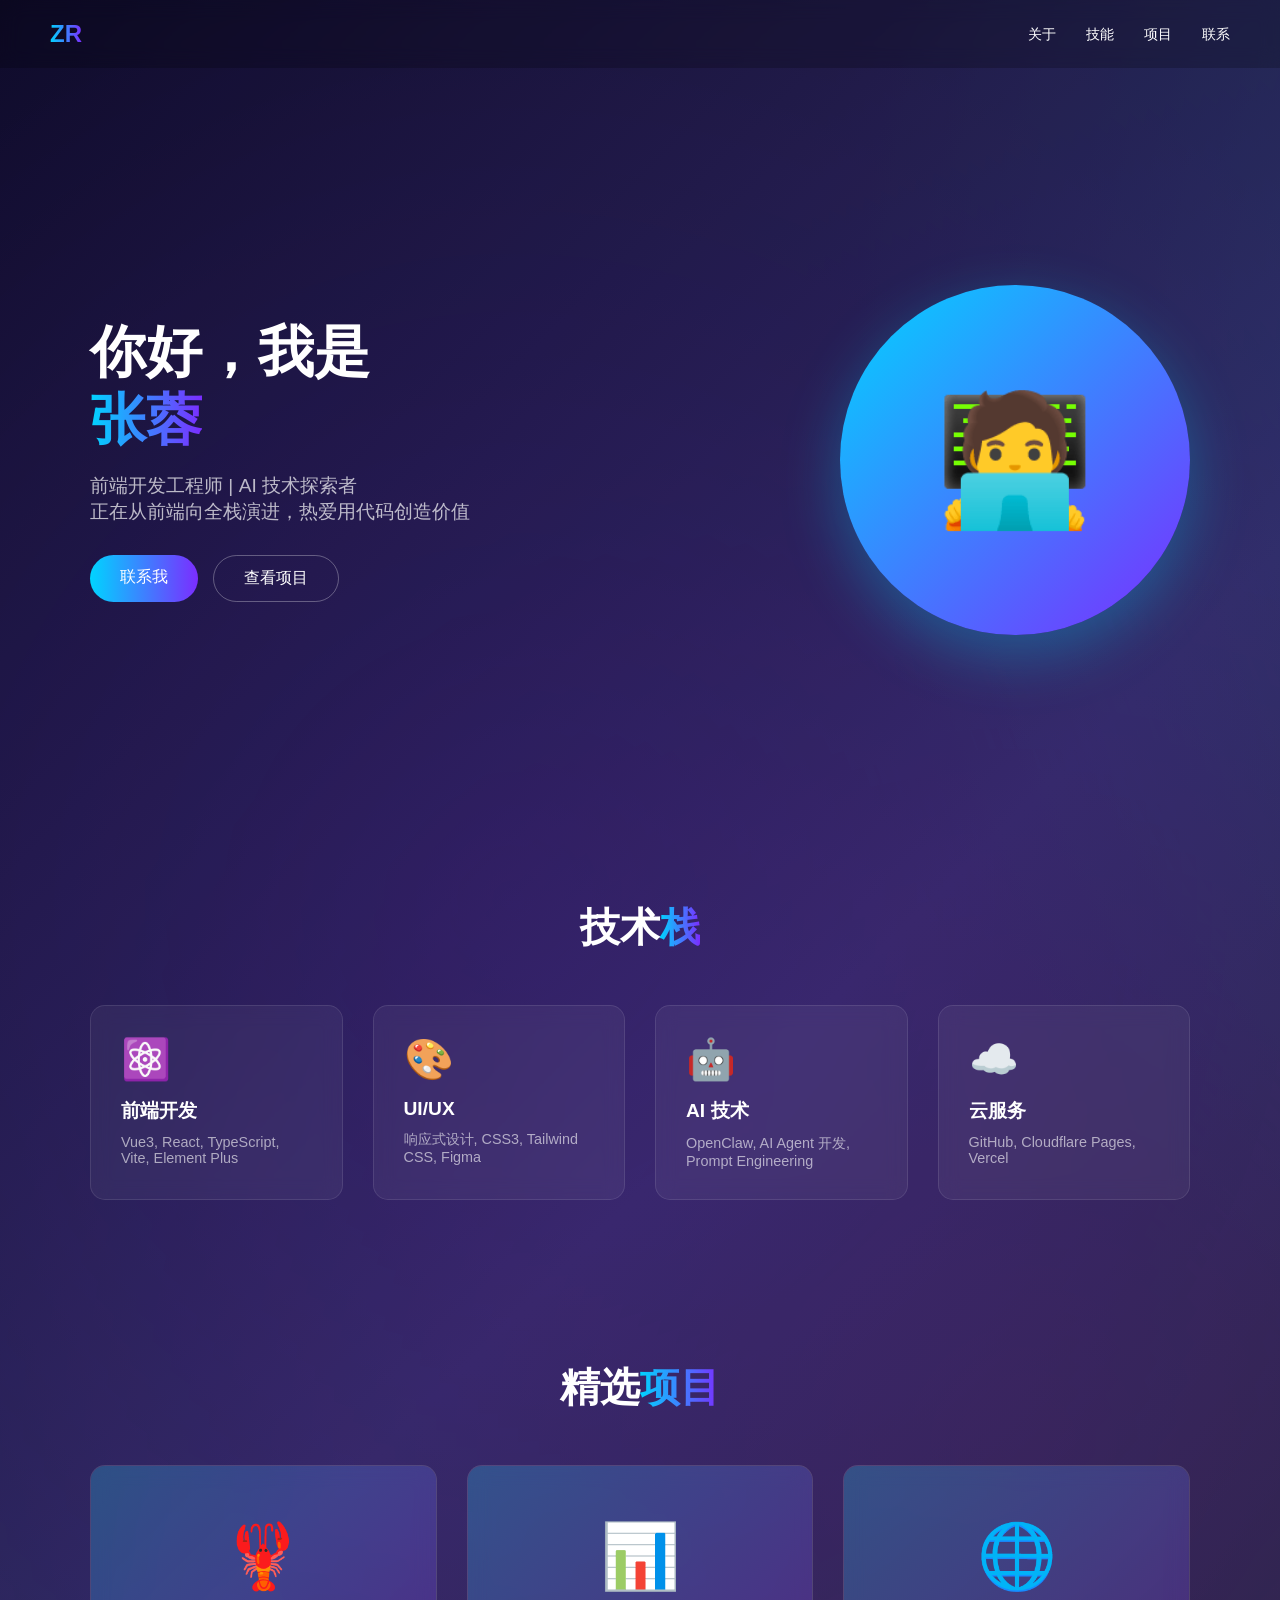
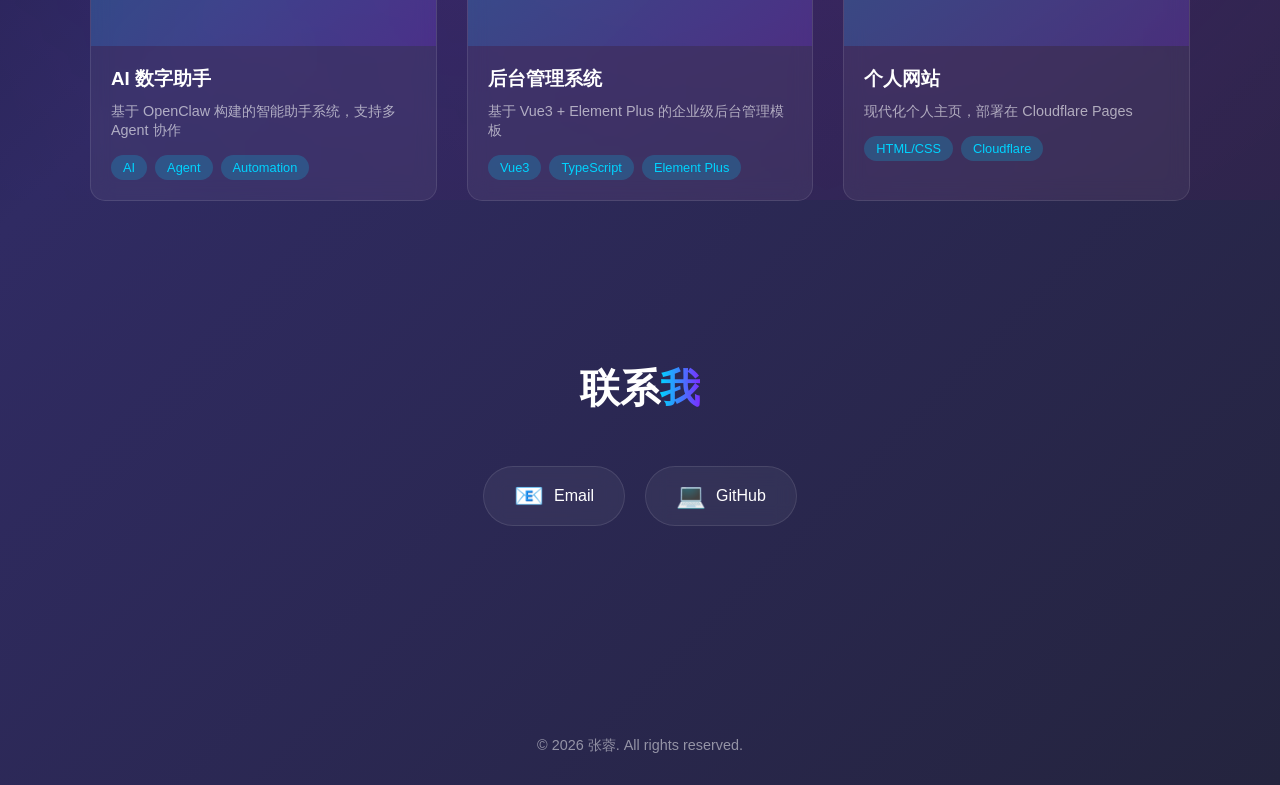
<file: index.html>
<!DOCTYPE html>
<html lang="zh-CN">
<head>
    <meta charset="UTF-8">
    <meta name="viewport" content="width=device-width, initial-scale=1.0">
    <title>张蓉 | 个人主页</title>
    <style>
        * { margin: 0; padding: 0; box-sizing: border-box; }
        
        body {
            font-family: -apple-system, BlinkMacSystemFont, 'Segoe UI', Roboto, sans-serif;
            background: linear-gradient(135deg, #0f0c29 0%, #302b63 50%, #24243e 100%);
            color: #fff;
            min-height: 100vh;
            overflow-x: hidden;
        }

        /* 科技感背景动画 */
        .bg-animation {
            position: fixed;
            top: 0;
            left: 0;
            width: 100%;
            height: 100%;
            z-index: -1;
            opacity: 0.3;
        }

        .bg-animation::before {
            content: '';
            position: absolute;
            width: 200%;
            height: 200%;
            background: 
                radial-gradient(circle at 20% 50%, rgba(120, 0, 255, 0.3) 0%, transparent 50%),
                radial-gradient(circle at 80% 20%, rgba(0, 200, 255, 0.3) 0%, transparent 50%),
                radial-gradient(circle at 40% 80%, rgba(255, 0, 150, 0.2) 0%, transparent 50%);
            animation: float 20s ease-in-out infinite;
        }

        @keyframes float {
            0%, 100% { transform: translate(0, 0); }
            50% { transform: translate(-20px, -20px); }
        }

        /* 导航 */
        nav {
            position: fixed;
            top: 0;
            width: 100%;
            padding: 20px 50px;
            display: flex;
            justify-content: space-between;
            align-items: center;
            backdrop-filter: blur(10px);
            background: rgba(0, 0, 0, 0.2);
            z-index: 100;
        }

        .logo {
            font-size: 1.5rem;
            font-weight: 700;
            background: linear-gradient(90deg, #00d4ff, #7b2dff);
            -webkit-background-clip: text;
            -webkit-text-fill-color: transparent;
        }

        .nav-links {
            display: flex;
            gap: 30px;
        }

        .nav-links a {
            color: #fff;
            text-decoration: none;
            font-size: 0.9rem;
            transition: all 0.3s;
        }

        .nav-links a:hover {
            color: #00d4ff;
        }

        /* 主要内容 */
        .container {
            max-width: 1200px;
            margin: 0 auto;
            padding: 100px 50px;
        }

        /* Hero 区域 */
        .hero {
            display: flex;
            align-items: center;
            justify-content: space-between;
            min-height: 80vh;
            gap: 50px;
        }

        .hero-content h1 {
            font-size: 3.5rem;
            margin-bottom: 20px;
            line-height: 1.2;
        }

        .hero-content h1 span {
            background: linear-gradient(90deg, #00d4ff, #7b2dff);
            -webkit-background-clip: text;
            -webkit-text-fill-color: transparent;
        }

        .hero-content p {
            font-size: 1.2rem;
            color: rgba(255, 255, 255, 0.7);
            margin-bottom: 30px;
            max-width: 500px;
        }

        .hero-buttons {
            display: flex;
            gap: 15px;
        }

        .btn {
            padding: 12px 30px;
            border-radius: 30px;
            font-size: 1rem;
            cursor: pointer;
            transition: all 0.3s;
            text-decoration: none;
        }

        .btn-primary {
            background: linear-gradient(90deg, #00d4ff, #7b2dff);
            color: #fff;
            border: none;
        }

        .btn-primary:hover {
            transform: translateY(-3px);
            box-shadow: 0 10px 30px rgba(0, 212, 255, 0.3);
        }

        .btn-secondary {
            background: transparent;
            color: #fff;
            border: 1px solid rgba(255, 255, 255, 0.3);
        }

        .btn-secondary:hover {
            border-color: #00d4ff;
            color: #00d4ff;
        }

        .hero-avatar {
            width: 350px;
            height: 350px;
            border-radius: 50%;
            background: linear-gradient(135deg, #00d4ff, #7b2dff);
            display: flex;
            align-items: center;
            justify-content: center;
            font-size: 8rem;
            box-shadow: 0 20px 60px rgba(0, 212, 255, 0.3);
            animation: pulse 3s ease-in-out infinite;
        }

        @keyframes pulse {
            0%, 100% { transform: scale(1); }
            50% { transform: scale(1.05); }
        }

        /* 技能区域 */
        .section {
            padding: 80px 0;
        }

        .section-title {
            font-size: 2.5rem;
            text-align: center;
            margin-bottom: 50px;
        }

        .section-title span {
            background: linear-gradient(90deg, #00d4ff, #7b2dff);
            -webkit-background-clip: text;
            -webkit-text-fill-color: transparent;
        }

        .skills-grid {
            display: grid;
            grid-template-columns: repeat(auto-fit, minmax(250px, 1fr));
            gap: 30px;
        }

        .skill-card {
            background: rgba(255, 255, 255, 0.05);
            backdrop-filter: blur(10px);
            border: 1px solid rgba(255, 255, 255, 0.1);
            border-radius: 15px;
            padding: 30px;
            transition: all 0.3s;
        }

        .skill-card:hover {
            transform: translateY(-10px);
            border-color: rgba(0, 212, 255, 0.5);
            box-shadow: 0 20px 40px rgba(0, 0, 0, 0.3);
        }

        .skill-icon {
            font-size: 2.5rem;
            margin-bottom: 15px;
        }

        .skill-card h3 {
            font-size: 1.2rem;
            margin-bottom: 10px;
        }

        .skill-card p {
            color: rgba(255, 255, 255, 0.6);
            font-size: 0.9rem;
        }

        /* 项目区域 */
        .projects-grid {
            display: grid;
            grid-template-columns: repeat(auto-fit, minmax(300px, 1fr));
            gap: 30px;
        }

        .project-card {
            background: rgba(255, 255, 255, 0.05);
            backdrop-filter: blur(10px);
            border: 1px solid rgba(255, 255, 255, 0.1);
            border-radius: 15px;
            overflow: hidden;
            transition: all 0.3s;
        }

        .project-card:hover {
            transform: translateY(-10px);
            box-shadow: 0 20px 40px rgba(0, 0, 0, 0.3);
        }

        .project-image {
            height: 180px;
            background: linear-gradient(135deg, #00d4ff33, #7b2dff33);
            display: flex;
            align-items: center;
            justify-content: center;
            font-size: 4rem;
        }

        .project-content {
            padding: 20px;
        }

        .project-content h3 {
            margin-bottom: 10px;
        }

        .project-content p {
            color: rgba(255, 255, 255, 0.6);
            font-size: 0.9rem;
            margin-bottom: 15px;
        }

        .project-tags {
            display: flex;
            gap: 8px;
            flex-wrap: wrap;
        }

        .tag {
            background: rgba(0, 212, 255, 0.2);
            color: #00d4ff;
            padding: 5px 12px;
            border-radius: 15px;
            font-size: 0.8rem;
        }

        /* 联系区域 */
        .contact-links {
            display: flex;
            justify-content: center;
            gap: 20px;
            flex-wrap: wrap;
        }

        .contact-link {
            display: flex;
            align-items: center;
            gap: 10px;
            background: rgba(255, 255, 255, 0.05);
            backdrop-filter: blur(10px);
            border: 1px solid rgba(255, 255, 255, 0.1);
            border-radius: 30px;
            padding: 15px 30px;
            color: #fff;
            text-decoration: none;
            transition: all 0.3s;
        }

        .contact-link:hover {
            border-color: #00d4ff;
            transform: translateY(-5px);
        }

        .contact-link span {
            font-size: 1.5rem;
        }

        /* 页脚 */
        footer {
            text-align: center;
            padding: 30px;
            color: rgba(255, 255, 255, 0.5);
            font-size: 0.9rem;
        }

        /* 响应式 */
        @media (max-width: 768px) {
            .hero {
                flex-direction: column;
                text-align: center;
            }

            .hero-content h1 {
                font-size: 2.5rem;
            }

            .hero-avatar {
                width: 250px;
                height: 250px;
                font-size: 5rem;
            }

            nav {
                padding: 15px 20px;
            }

            .nav-links {
                display: none;
            }

            .container {
                padding: 80px 20px;
            }
        }
    </style>
</head>
<body>
    <div class="bg-animation"></div>

    <nav>
        <div class="logo">ZR</div>
        <div class="nav-links">
            <a href="#about">关于</a>
            <a href="#skills">技能</a>
            <a href="#projects">项目</a>
            <a href="#contact">联系</a>
        </div>
    </nav>

    <div class="container">
        <!-- Hero -->
        <section class="hero" id="about">
            <div class="hero-content">
                <h1>你好，我是<br><span>张蓉</span></h1>
                <p>前端开发工程师 | AI 技术探索者<br>正在从前端向全栈演进，热爱用代码创造价值</p>
                <div class="hero-buttons">
                    <a href="#contact" class="btn btn-primary">联系我</a>
                    <a href="#projects" class="btn btn-secondary">查看项目</a>
                </div>
            </div>
            <div class="hero-avatar">🧑‍💻</div>
        </section>

        <!-- Skills -->
        <section class="section" id="skills">
            <h2 class="section-title">技术<span>栈</span></h2>
            <div class="skills-grid">
                <div class="skill-card">
                    <div class="skill-icon">⚛️</div>
                    <h3>前端开发</h3>
                    <p>Vue3, React, TypeScript, Vite, Element Plus</p>
                </div>
                <div class="skill-card">
                    <div class="skill-icon">🎨</div>
                    <h3>UI/UX</h3>
                    <p>响应式设计, CSS3, Tailwind CSS, Figma</p>
                </div>
                <div class="skill-card">
                    <div class="skill-icon">🤖</div>
                    <h3>AI 技术</h3>
                    <p>OpenClaw, AI Agent 开发, Prompt Engineering</p>
                </div>
                <div class="skill-card">
                    <div class="skill-icon">☁️</div>
                    <h3>云服务</h3>
                    <p>GitHub, Cloudflare Pages, Vercel</p>
                </div>
            </div>
        </section>

        <!-- Projects -->
        <section class="section" id="projects">
            <h2 class="section-title">精选<span>项目</span></h2>
            <div class="projects-grid">
                <div class="project-card">
                    <div class="project-image">🦞</div>
                    <div class="project-content">
                        <h3>AI 数字助手</h3>
                        <p>基于 OpenClaw 构建的智能助手系统，支持多 Agent 协作</p>
                        <div class="project-tags">
                            <span class="tag">AI</span>
                            <span class="tag">Agent</span>
                            <span class="tag">Automation</span>
                        </div>
                    </div>
                </div>
                <div class="project-card">
                    <div class="project-image">📊</div>
                    <div class="project-content">
                        <h3>后台管理系统</h3>
                        <p>基于 Vue3 + Element Plus 的企业级后台管理模板</p>
                        <div class="project-tags">
                            <span class="tag">Vue3</span>
                            <span class="tag">TypeScript</span>
                            <span class="tag">Element Plus</span>
                        </div>
                    </div>
                </div>
                <div class="project-card">
                    <div class="project-image">🌐</div>
                    <div class="project-content">
                        <h3>个人网站</h3>
                        <p>现代化个人主页，部署在 Cloudflare Pages</p>
                        <div class="project-tags">
                            <span class="tag">HTML/CSS</span>
                            <span class="tag">Cloudflare</span>
                        </div>
                    </div>
                </div>
            </div>
        </section>

        <!-- Contact -->
        <section class="section" id="contact">
            <h2 class="section-title">联系<span>我</span></h2>
            <div class="contact-links">
                <a href="mailto:rong40.zhang@tcl.com" class="contact-link">
                    <span>📧</span> Email
                </a>
                <a href="https://github.com/rong40zhang20230912" class="contact-link">
                    <span>💻</span> GitHub
                </a>
            </div>
        </section>
    </div>

    <footer>
        <p>© 2026 张蓉. All rights reserved.</p>
    </footer>
</body>
</html>
</file>
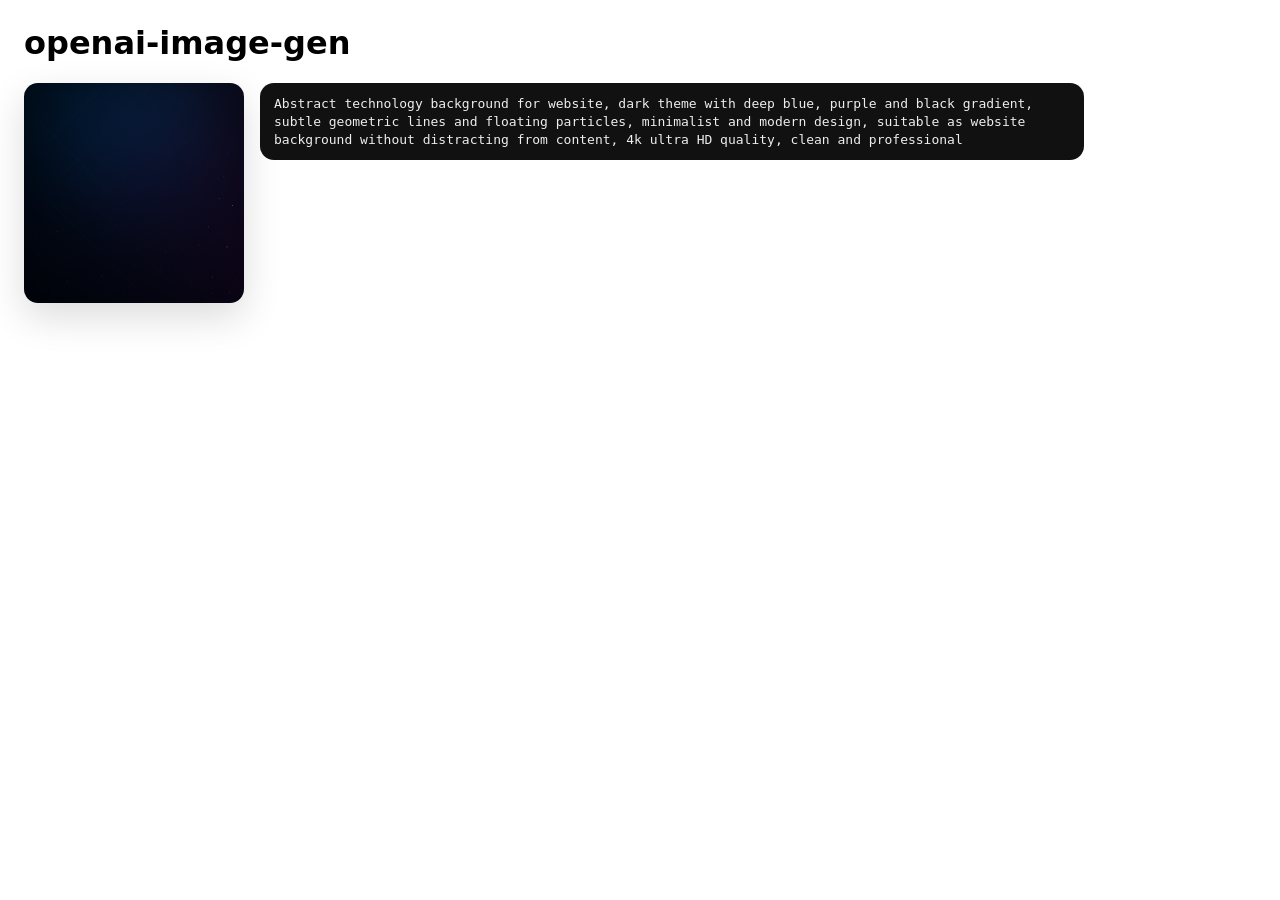
<file: images/index.html>
<!doctype html>
<meta charset='utf-8'>
<meta name='viewport' content='width=device-width, initial-scale=1'>
<title>openai-image-gen</title>
<style>
body{font-family:ui-sans-serif,system-ui;margin:24px;max-width:1060px}
.card{display:grid;grid-template-columns:220px 1fr;gap:16px;align-items:start;margin:18px 0}
img{width:220px;height:220px;object-fit:cover;border-radius:14px;box-shadow:0 14px 38px rgba(0,0,0,.14)}
pre{white-space:pre-wrap;margin:0;background:#111;color:#eee;padding:12px 14px;border-radius:14px;line-height:1.35}
</style>
<h1>openai-image-gen</h1>
<div class='card'>
<a href='01-abstract-technology-background-for-website-dark-theme-with-d.png'><img src='01-abstract-technology-background-for-website-dark-theme-with-d.png'></a>
<pre>Abstract technology background for website, dark theme with deep blue, purple and black gradient, subtle geometric lines and floating particles, minimalist and modern design, suitable as website background without distracting from content, 4k ultra HD quality, clean and professional</pre>
</div>
</file>
